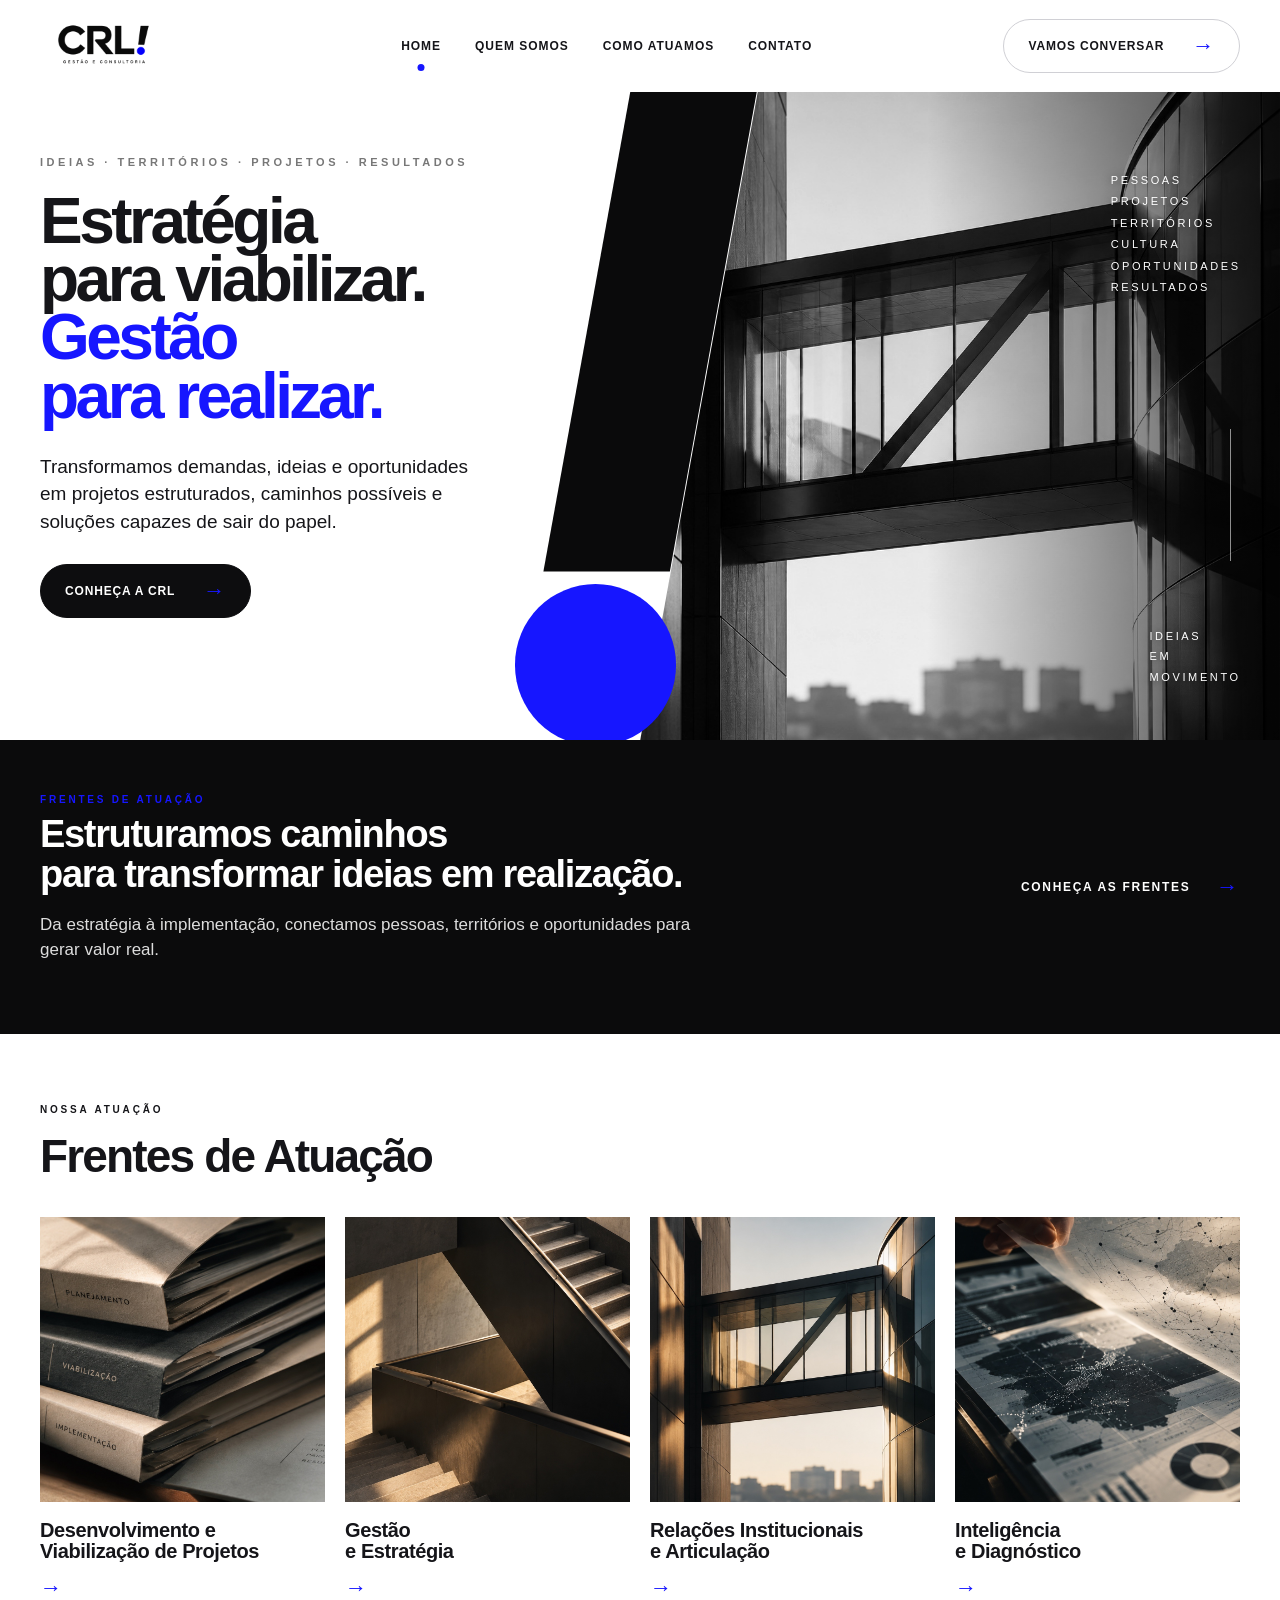
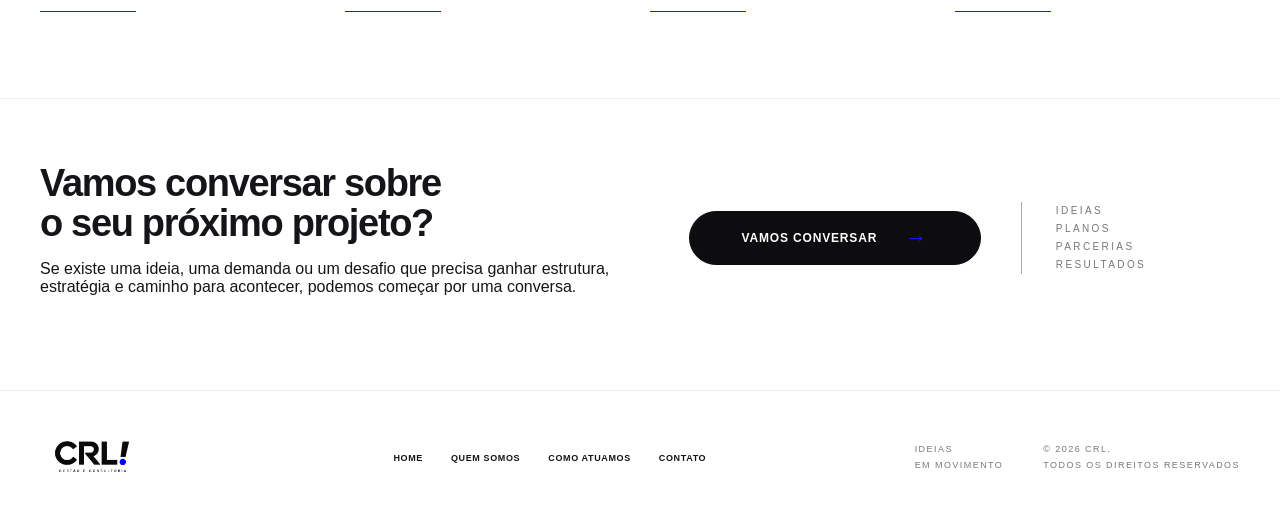
<file: index.html>
<!doctype html><html lang="pt-BR"><head><meta charset="utf-8"><meta name="viewport" content="width=device-width,initial-scale=1"><meta http-equiv="Cache-Control" content="no-cache, must-revalidate"><meta http-equiv="Pragma" content="no-cache"><title>CRL Gestão e Consultoria</title><meta name="description" content="CRL Gestão e Consultoria — estratégia para viabilizar, gestão para realizar."><link rel="icon" href="assets/favicon.svg" type="image/svg+xml"><link rel="icon" type="image/png" sizes="32x32" href="assets/favicon-32.png"><link rel="apple-touch-icon" href="assets/apple-touch-icon.png"><link rel="stylesheet" href="assets/css/styles.css"></head><body><header class="site-header"><div class="wrap header-inner"><a class="logo" href="index.html"><img src="assets/images/logo-crl.png" alt="CRL Gestão e Consultoria"></a><nav class="nav"><a data-nav href="index.html">Home</a><a data-nav href="quem-somos.html">Quem Somos</a><a data-nav href="como-atuamos.html">Como Atuamos</a><a data-nav href="contato.html">Contato</a></nav><a class="cta" href="contato.html">Vamos conversar <span class="arrow">→</span></a><button class="mobile-toggle" aria-label="Abrir menu">☰</button></div></header>
<main>
<section class="hero-home"><div class="hero-copy reveal"><div class="eyebrow">Ideias · territórios · projetos · resultados</div><h1>Estratégia<br>para viabilizar.<br><span class="blue">Gestão<br>para realizar.</span></h1><p class="lead">Transformamos demandas, ideias e oportunidades em projetos estruturados, caminhos possíveis e soluções capazes de sair do papel.</p><a class="cta dark" href="quem-somos.html">Conheça a CRL <span class="arrow">→</span></a></div><div class="hero-visual"><img src="assets/images/hero-home.jpg" alt="Arquitetura contemporânea"><div class="hero-words">Pessoas<br>Projetos<br>Territórios<br>Cultura<br>Oportunidades<br>Resultados</div><div class="hero-line"></div><div class="hero-motto">Ideias<br>em<br>movimento</div></div><div class="bang-bar"></div><div class="bang-dot"></div></section>
<section class="black-band reveal"><div class="wrap"><div><div class="section-kicker blue">Frentes de atuação</div><h2>Estruturamos caminhos<br>para transformar ideias em realização.</h2><p>Da estratégia à implementação, conectamos pessoas, territórios e oportunidades para gerar valor real.</p></div><a class="text-link" href="#frentes">Conheça as frentes <span class="arrow">→</span></a></div></section>
<section class="fronts" id="frentes"><div class="wrap"><div class="section-kicker reveal">Nossa atuação</div><h2 class="section-title reveal">Frentes de Atuação</h2><div class="front-grid">
<a class="front-card reveal" href="desenvolvimento-e-viabilizacao.html"><div class="photo"><img src="assets/images/eixo-projetos.jpg" alt="Desenvolvimento e Viabilização de Projetos"></div><h3>Desenvolvimento e Viabilização de Projetos</h3><span class="arrow">→</span><div class="rule"></div></a>
<a class="front-card reveal" href="gestao-e-estrategia.html"><div class="photo"><img src="assets/images/eixo-gestao.jpg" alt="Gestão e Estratégia"></div><h3>Gestão<br>e Estratégia</h3><span class="arrow">→</span><div class="rule"></div></a>
<a class="front-card reveal" href="relacoes-institucionais-e-articulacao.html"><div class="photo"><img src="assets/images/eixo-relacoes.jpg" alt="Relações Institucionais e Articulação"></div><h3>Relações Institucionais<br>e Articulação</h3><span class="arrow">→</span><div class="rule"></div></a>
<a class="front-card reveal" href="inteligencia-e-diagnostico.html"><div class="photo"><img src="assets/images/eixo-inteligencia.jpg" alt="Inteligência e Diagnóstico"></div><h3>Inteligência<br>e Diagnóstico</h3><span class="arrow">→</span><div class="rule"></div></a>
</div></div></section>
<section class="home-contact reveal"><div class="wrap"><div><h2>Vamos conversar sobre<br>o seu próximo projeto?</h2><p>Se existe uma ideia, uma demanda ou um desafio que precisa ganhar estrutura, estratégia e caminho para acontecer, podemos começar por uma conversa.</p></div><a class="cta dark" href="contato.html">Vamos conversar <span class="arrow">→</span></a><div class="mini-words">Ideias<br>Planos<br>Parcerias<br>Resultados</div></div></section>
</main><footer class="site-footer"><div class="wrap footer-inner"><a class="logo" href="index.html"><img src="assets/images/logo-crl.png" alt="CRL Gestão e Consultoria"></a><div class="footer-nav"><a href="index.html">Home</a><a href="quem-somos.html">Quem Somos</a><a href="como-atuamos.html">Como Atuamos</a><a href="contato.html">Contato</a></div><div class="footer-meta">Ideias<br>em movimento</div><div class="footer-meta">© 2026 CRL.<br>Todos os direitos reservados</div></div></footer><script src="assets/js/main.js"></script></body></html>
</file>
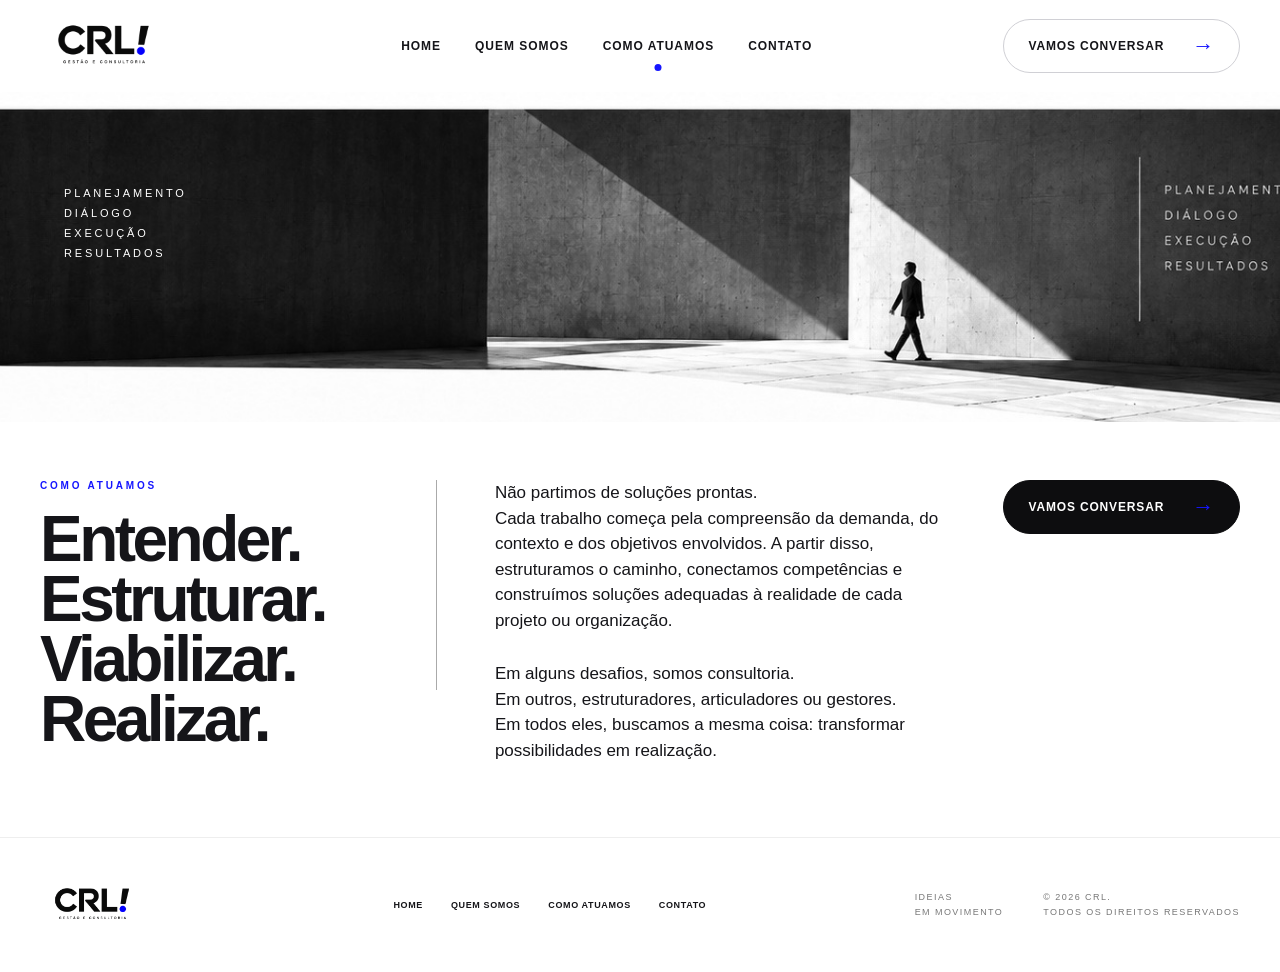
<file: como-atuamos.html>
<!doctype html><html lang="pt-BR"><head><meta charset="utf-8"><meta name="viewport" content="width=device-width,initial-scale=1"><meta http-equiv="Cache-Control" content="no-cache, must-revalidate"><meta http-equiv="Pragma" content="no-cache"><title>Como Atuamos — CRL</title><meta name="description" content="CRL Gestão e Consultoria — estratégia para viabilizar, gestão para realizar."><link rel="icon" href="assets/favicon.svg" type="image/svg+xml"><link rel="icon" type="image/png" sizes="32x32" href="assets/favicon-32.png"><link rel="apple-touch-icon" href="assets/apple-touch-icon.png"><link rel="stylesheet" href="assets/css/styles.css"></head><body><header class="site-header"><div class="wrap header-inner"><a class="logo" href="index.html"><img src="assets/images/logo-crl.png" alt="CRL Gestão e Consultoria"></a><nav class="nav"><a data-nav href="index.html">Home</a><a data-nav href="quem-somos.html">Quem Somos</a><a data-nav href="como-atuamos.html">Como Atuamos</a><a data-nav href="contato.html">Contato</a></nav><a class="cta" href="contato.html">Vamos conversar <span class="arrow">→</span></a><button class="mobile-toggle" aria-label="Abrir menu">☰</button></div></header><main class="how-page"><section class="hero-page grayscale"><img src="assets/images/hero-how.jpg" alt="Arquitetura e percurso"><div class="overlay-words">PLANEJAMENTO<br>DIÁLOGO<br>EXECUÇÃO<br>RESULTADOS</div></section><section class="page-intro"><div class="wrap how-grid"><div class="how-title reveal"><div class="section-kicker blue">Como atuamos</div><h1>Entender.<br>Estruturar.<br>Viabilizar.<br>Realizar.</h1></div><div class="divider-v"></div><div class="how-copy reveal"><p>Não partimos de soluções prontas.<br>Cada trabalho começa pela compreensão da demanda, do contexto e dos objetivos envolvidos. A partir disso, estruturamos o caminho, conectamos competências e construímos soluções adequadas à realidade de cada projeto ou organização.</p><p>Em alguns desafios, somos consultoria.<br>Em outros, estruturadores, articuladores ou gestores.<br>Em todos eles, buscamos a mesma coisa: transformar possibilidades em realização.</p></div><div class="reveal"><a class="cta dark" href="contato.html">Vamos conversar <span class="arrow">→</span></a></div></div></section></main><footer class="site-footer"><div class="wrap footer-inner"><a class="logo" href="index.html"><img src="assets/images/logo-crl.png" alt="CRL Gestão e Consultoria"></a><div class="footer-nav"><a href="index.html">Home</a><a href="quem-somos.html">Quem Somos</a><a href="como-atuamos.html">Como Atuamos</a><a href="contato.html">Contato</a></div><div class="footer-meta">Ideias<br>em movimento</div><div class="footer-meta">© 2026 CRL.<br>Todos os direitos reservados</div></div></footer><script src="assets/js/main.js"></script></body></html>
</file>
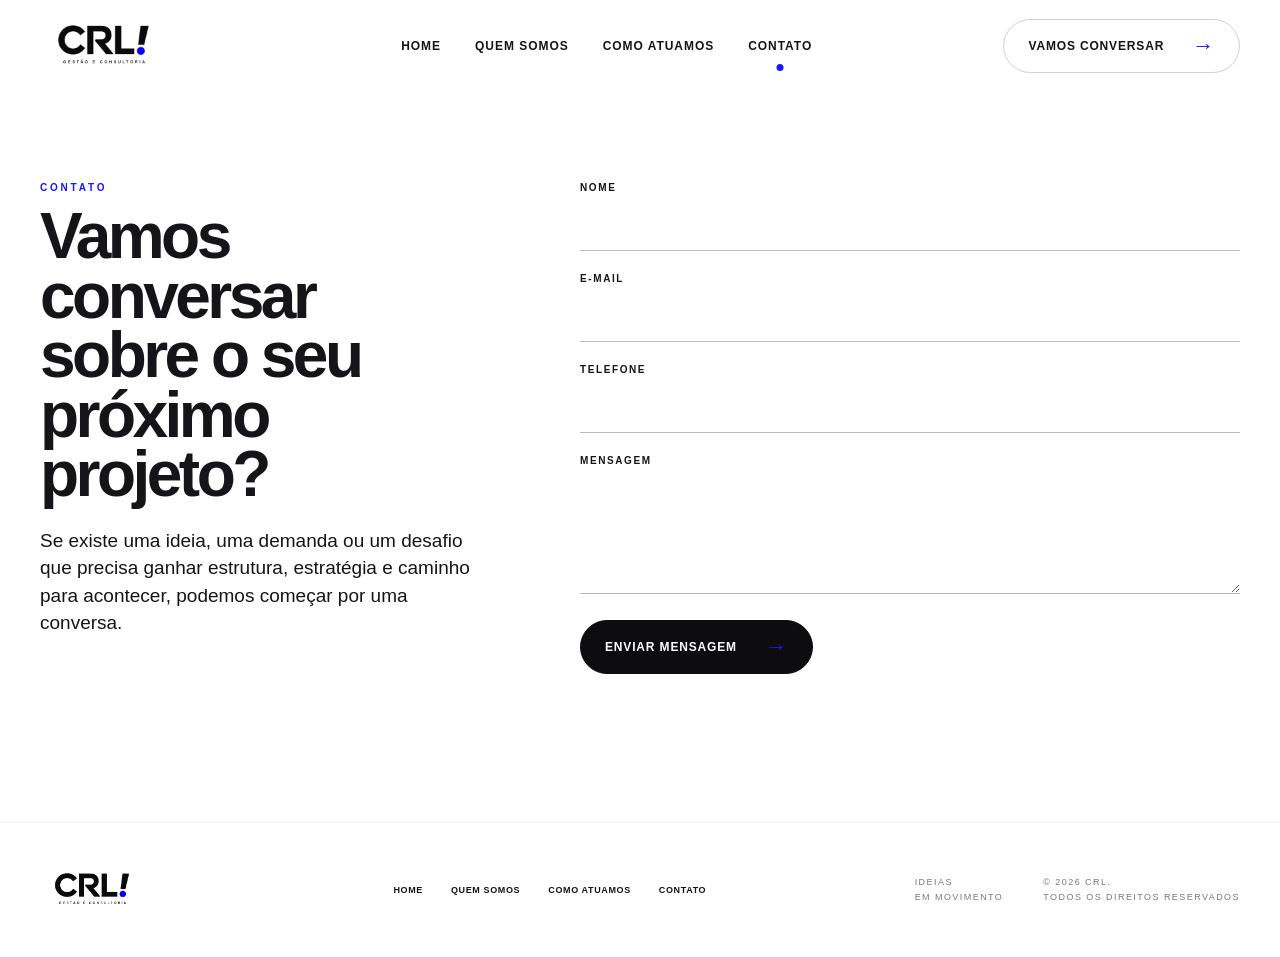
<file: contato.html>
<!doctype html><html lang="pt-BR"><head><meta charset="utf-8"><meta name="viewport" content="width=device-width,initial-scale=1"><meta http-equiv="Cache-Control" content="no-cache, must-revalidate"><meta http-equiv="Pragma" content="no-cache"><title>Contato — CRL</title><meta name="description" content="CRL Gestão e Consultoria — estratégia para viabilizar, gestão para realizar."><link rel="icon" href="assets/favicon.svg" type="image/svg+xml"><link rel="icon" type="image/png" sizes="32x32" href="assets/favicon-32.png"><link rel="apple-touch-icon" href="assets/apple-touch-icon.png"><link rel="stylesheet" href="assets/css/styles.css"></head><body><header class="site-header"><div class="wrap header-inner"><a class="logo" href="index.html"><img src="assets/images/logo-crl.png" alt="CRL Gestão e Consultoria"></a><nav class="nav"><a data-nav href="index.html">Home</a><a data-nav href="quem-somos.html">Quem Somos</a><a data-nav href="como-atuamos.html">Como Atuamos</a><a data-nav href="contato.html">Contato</a></nav><a class="cta" href="contato.html">Vamos conversar <span class="arrow">→</span></a><button class="mobile-toggle" aria-label="Abrir menu">☰</button></div></header><main class="contact-page"><div class="wrap contact-grid"><div class="reveal"><div class="section-kicker blue">Contato</div><h1>Vamos conversar sobre o seu próximo projeto?</h1><p class="lead">Se existe uma ideia, uma demanda ou um desafio que precisa ganhar estrutura, estratégia e caminho para acontecer, podemos começar por uma conversa.</p></div><form class="form reveal" id="contact-form" action="https://formspree.io/f/mnpqbdpv" method="POST"><div class="field"><label for="name">Nome</label><input id="name" name="name" required autocomplete="name"></div><div class="field"><label for="email">E-mail</label><input id="email" name="email" type="email" required autocomplete="email"></div><div class="field"><label for="phone">Telefone</label><input id="phone" name="phone" type="tel" autocomplete="tel"></div><div class="field"><label for="message">Mensagem</label><textarea id="message" name="message" required></textarea></div><input type="hidden" name="_subject" value="Novo contato pelo site da CRL"><div><button class="cta dark" type="submit">Enviar mensagem <span class="arrow">→</span></button></div><div class="form-status" aria-live="polite"></div></form></div></main><footer class="site-footer"><div class="wrap footer-inner"><a class="logo" href="index.html"><img src="assets/images/logo-crl.png" alt="CRL Gestão e Consultoria"></a><div class="footer-nav"><a href="index.html">Home</a><a href="quem-somos.html">Quem Somos</a><a href="como-atuamos.html">Como Atuamos</a><a href="contato.html">Contato</a></div><div class="footer-meta">Ideias<br>em movimento</div><div class="footer-meta">© 2026 CRL.<br>Todos os direitos reservados</div></div></footer><script src="assets/js/main.js"></script></body></html>
</file>
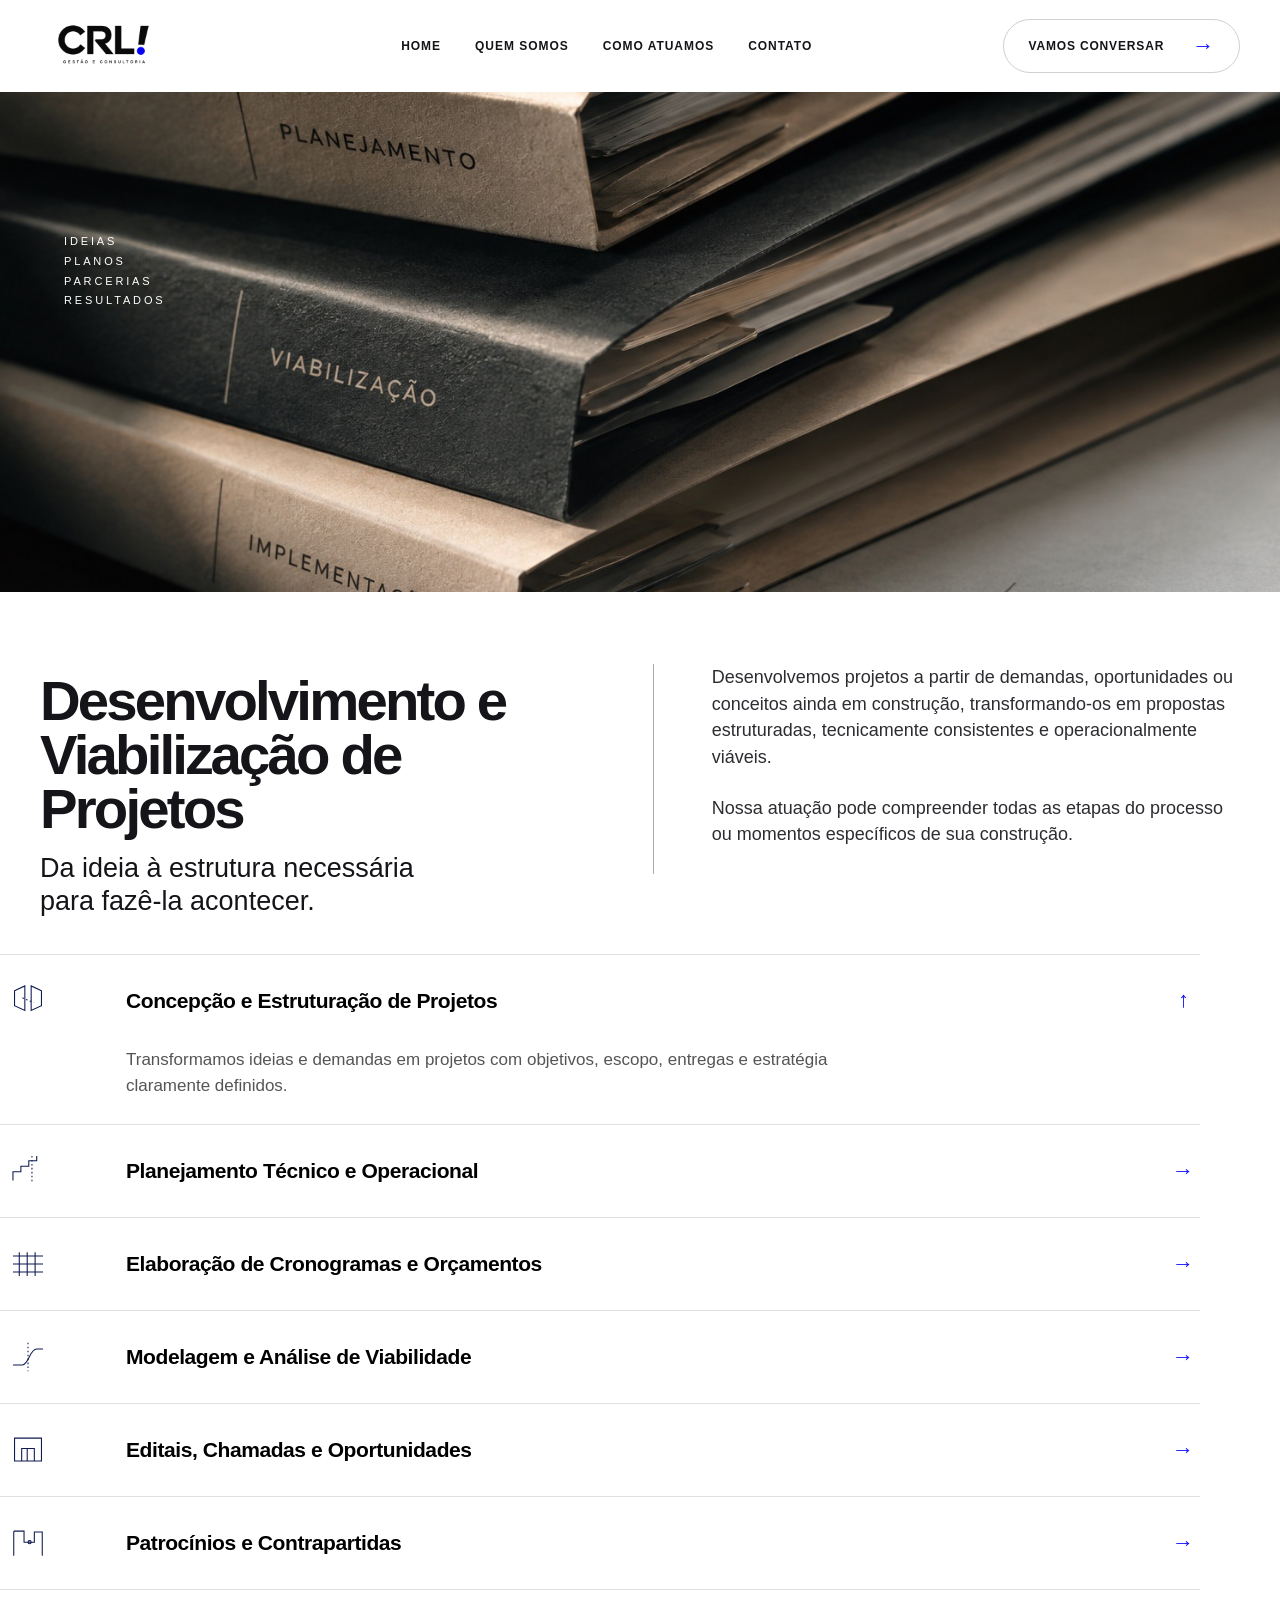
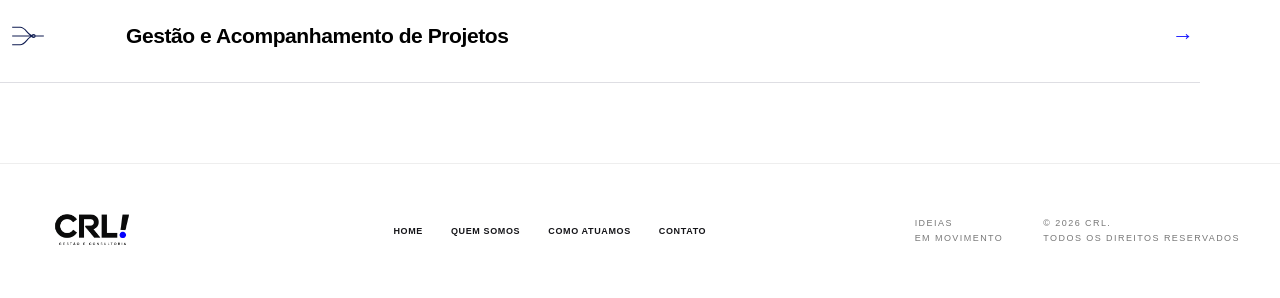
<file: desenvolvimento-e-viabilizacao.html>
<!doctype html><html lang="pt-BR"><head><meta charset="utf-8"><meta name="viewport" content="width=device-width,initial-scale=1"><meta http-equiv="Cache-Control" content="no-cache, must-revalidate"><meta http-equiv="Pragma" content="no-cache"><title>Desenvolvimento e<br>Viabilização de Projetos — CRL</title><meta name="description" content="CRL Gestão e Consultoria — estratégia para viabilizar, gestão para realizar."><link rel="icon" href="assets/favicon.svg" type="image/svg+xml"><link rel="icon" type="image/png" sizes="32x32" href="assets/favicon-32.png"><link rel="apple-touch-icon" href="assets/apple-touch-icon.png"><link rel="stylesheet" href="assets/css/styles.css"></head><body><header class="site-header"><div class="wrap header-inner"><a class="logo" href="index.html"><img src="assets/images/logo-crl.png" alt="CRL Gestão e Consultoria"></a><nav class="nav"><a data-nav href="index.html">Home</a><a data-nav href="quem-somos.html">Quem Somos</a><a data-nav href="como-atuamos.html">Como Atuamos</a><a data-nav href="contato.html">Contato</a></nav><a class="cta" href="contato.html">Vamos conversar <span class="arrow">→</span></a><button class="mobile-toggle" aria-label="Abrir menu">☰</button></div></header><main class="service-page"><section class="hero-page"><img src="assets/images/eixo-projetos.jpg" alt="Desenvolvimento e<br>Viabilização de Projetos"><div class="overlay-words">IDEIAS<br>PLANOS<br>PARCERIAS<br>RESULTADOS</div></section><section class="page-intro"><div class="wrap intro-grid"><div class="reveal"><h2>Desenvolvimento e<br>Viabilização de Projetos</h2><p class="subline">Da ideia à estrutura necessária<br>para fazê-la acontecer.</p></div><div class="divider-v"></div><div class="intro-copy reveal"><p>Desenvolvemos projetos a partir de demandas, oportunidades ou conceitos ainda em construção, transformando-os em propostas estruturadas, tecnicamente consistentes e operacionalmente viáveis.</p><p>Nossa atuação pode compreender todas as etapas do processo ou momentos específicos de sua construção.</p></div></div></section><section class="wrap accordion reveal"><div class="acc-item open"><button class="acc-button" aria-expanded="true"><span class="acc-icon"><svg viewBox="0 0 48 48"><path d="M7 11l13-6v31L7 30zM41 11l-13-6v31l13-6z"/><path d="M17 20l14 6" stroke-dasharray="2 3"/></svg></span><span class="acc-title">Concepção e Estruturação de Projetos</span><span class="acc-arrow">→</span></button><div class="acc-panel" style="max-height:180px"><div class="acc-panel-inner">Transformamos ideias e demandas em projetos com objetivos, escopo, entregas e estratégia claramente definidos.</div></div></div><div class="acc-item"><button class="acc-button" aria-expanded="false"><span class="acc-icon"><svg viewBox="0 0 48 48"><path d="M5 36V25h10V18h10v-7h10V5"/><path d="M29 5v34" stroke-dasharray="2 3"/></svg></span><span class="acc-title">Planejamento Técnico e Operacional</span><span class="acc-arrow">→</span></button><div class="acc-panel" ><div class="acc-panel-inner">Estruturamos etapas, responsabilidades, recursos, necessidades operacionais e condições para a implementação do projeto.</div></div></div><div class="acc-item"><button class="acc-button" aria-expanded="false"><span class="acc-icon"><svg viewBox="0 0 48 48"><path d="M5 14h38M5 24h38M5 34h38M13 9v30M23 9v30M33 9v30"/></svg></span><span class="acc-title">Elaboração de Cronogramas e Orçamentos</span><span class="acc-arrow">→</span></button><div class="acc-panel" ><div class="acc-panel-inner">Construímos cronogramas físicos e financeiros compatíveis com o escopo, os objetivos e a realidade de execução.</div></div></div><div class="acc-item"><button class="acc-button" aria-expanded="false"><span class="acc-icon"><svg viewBox="0 0 48 48"><path d="M5 34h12c8 0 9-20 18-20h8"/><path d="M24 6v36" stroke-dasharray="2 3"/></svg></span><span class="acc-title">Modelagem e Análise de Viabilidade</span><span class="acc-arrow">→</span></button><div class="acc-panel" ><div class="acc-panel-inner">Avaliamos possibilidades, formatos, recursos e caminhos para tornar projetos exequíveis e sustentáveis.</div></div></div><div class="acc-item"><button class="acc-button" aria-expanded="false"><span class="acc-icon"><svg viewBox="0 0 48 48"><path d="M7 9h34v29H7zM16 38V22h16v16M23 22v16"/></svg></span><span class="acc-title">Editais, Chamadas e Oportunidades</span><span class="acc-arrow">→</span></button><div class="acc-panel" ><div class="acc-panel-inner">Adequamos e estruturamos projetos para participação em editais, chamadas públicas, programas, mecanismos de financiamento e outras oportunidades.</div></div></div><div class="acc-item"><button class="acc-button" aria-expanded="false"><span class="acc-icon"><svg viewBox="0 0 48 48"><path d="M6 9v31M6 9h13v14h13V10h10v30M19 23h13"/><circle cx="26" cy="23" r="2"/></svg></span><span class="acc-title">Patrocínios e Contrapartidas</span><span class="acc-arrow">→</span></button><div class="acc-panel" ><div class="acc-panel-inner">Desenvolvemos estratégias, propostas, ativos e contrapartidas para ampliar o potencial de captação e relacionamento com parceiros.</div></div></div><div class="acc-item"><button class="acc-button" aria-expanded="false"><span class="acc-icon"><svg viewBox="0 0 48 48"><path d="M4 13h10c8 0 9 11 17 11h13M4 24h10c8 0 9 0 17 0M4 35h10c8 0 9-11 17-11"/><circle cx="31" cy="24" r="2"/></svg></span><span class="acc-title">Gestão e Acompanhamento de Projetos</span><span class="acc-arrow">→</span></button><div class="acc-panel" ><div class="acc-panel-inner">Apoiamos a implementação, o acompanhamento de cronogramas, entregas, orçamento, parceiros e demais etapas necessárias à realização.</div></div></div></section></main><footer class="site-footer"><div class="wrap footer-inner"><a class="logo" href="index.html"><img src="assets/images/logo-crl.png" alt="CRL Gestão e Consultoria"></a><div class="footer-nav"><a href="index.html">Home</a><a href="quem-somos.html">Quem Somos</a><a href="como-atuamos.html">Como Atuamos</a><a href="contato.html">Contato</a></div><div class="footer-meta">Ideias<br>em movimento</div><div class="footer-meta">© 2026 CRL.<br>Todos os direitos reservados</div></div></footer><script src="assets/js/main.js"></script></body></html>
</file>
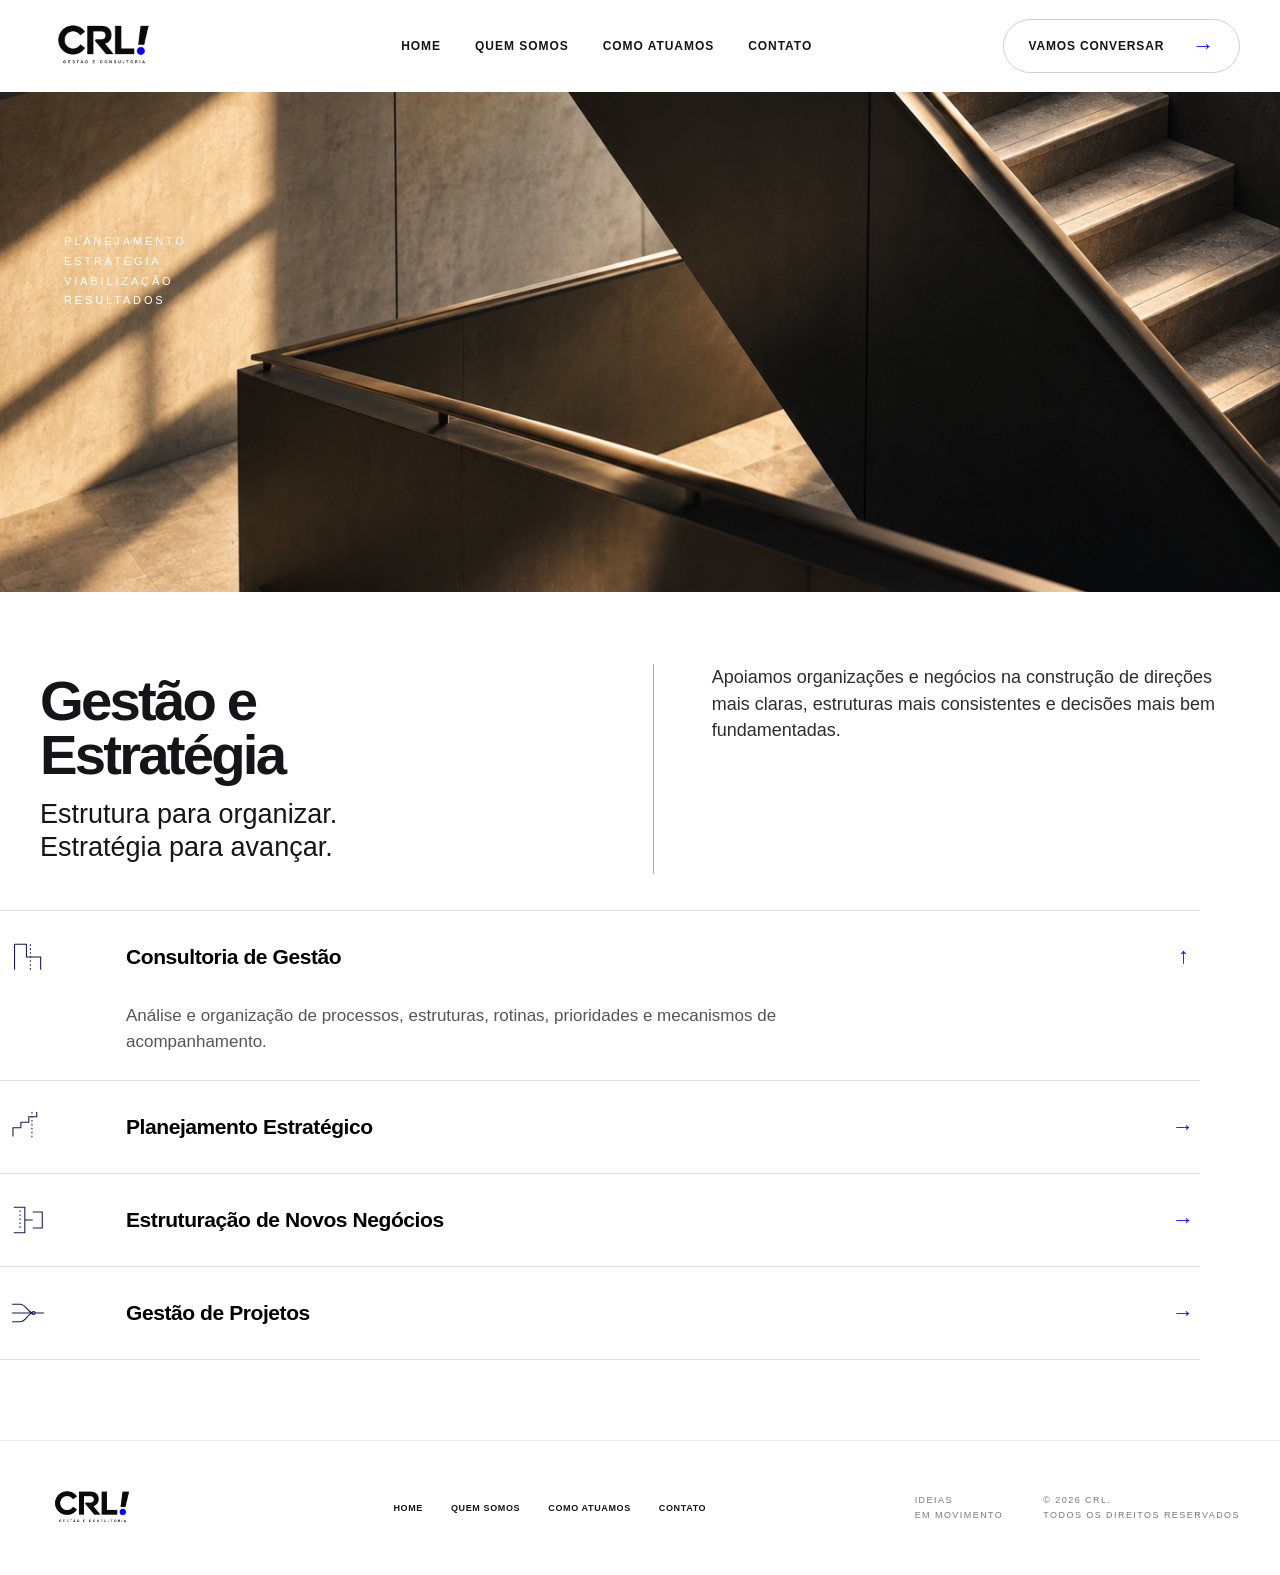
<file: gestao-e-estrategia.html>
<!doctype html><html lang="pt-BR"><head><meta charset="utf-8"><meta name="viewport" content="width=device-width,initial-scale=1"><meta http-equiv="Cache-Control" content="no-cache, must-revalidate"><meta http-equiv="Pragma" content="no-cache"><title>Gestão e<br>Estratégia — CRL</title><meta name="description" content="CRL Gestão e Consultoria — estratégia para viabilizar, gestão para realizar."><link rel="icon" href="assets/favicon.svg" type="image/svg+xml"><link rel="icon" type="image/png" sizes="32x32" href="assets/favicon-32.png"><link rel="apple-touch-icon" href="assets/apple-touch-icon.png"><link rel="stylesheet" href="assets/css/styles.css"></head><body><header class="site-header"><div class="wrap header-inner"><a class="logo" href="index.html"><img src="assets/images/logo-crl.png" alt="CRL Gestão e Consultoria"></a><nav class="nav"><a data-nav href="index.html">Home</a><a data-nav href="quem-somos.html">Quem Somos</a><a data-nav href="como-atuamos.html">Como Atuamos</a><a data-nav href="contato.html">Contato</a></nav><a class="cta" href="contato.html">Vamos conversar <span class="arrow">→</span></a><button class="mobile-toggle" aria-label="Abrir menu">☰</button></div></header><main class="service-page"><section class="hero-page"><img src="assets/images/eixo-gestao.jpg" alt="Gestão e<br>Estratégia"><div class="overlay-words">PLANEJAMENTO<br>ESTRATÉGIA<br>VIABILIZAÇÃO<br>RESULTADOS</div></section><section class="page-intro"><div class="wrap intro-grid"><div class="reveal"><h2>Gestão e<br>Estratégia</h2><p class="subline">Estrutura para organizar.<br>Estratégia para avançar.</p></div><div class="divider-v"></div><div class="intro-copy reveal"><p>Apoiamos organizações e negócios na construção de direções mais claras, estruturas mais consistentes e decisões mais bem fundamentadas.</p></div></div></section><section class="wrap accordion reveal"><div class="acc-item open"><button class="acc-button" aria-expanded="true"><span class="acc-icon"><svg viewBox="0 0 48 48"><path d="M7 8v32M7 8h15v16h18v16M22 24h18"/><path d="M27 8v32" stroke-dasharray="2 3"/></svg></span><span class="acc-title">Consultoria de Gestão</span><span class="acc-arrow">→</span></button><div class="acc-panel" style="max-height:180px"><div class="acc-panel-inner">Análise e organização de processos, estruturas, rotinas, prioridades e mecanismos de acompanhamento.</div></div></div><div class="acc-item"><button class="acc-button" aria-expanded="false"><span class="acc-icon"><svg viewBox="0 0 48 48"><path d="M5 36V25h10V18h10v-7h10V5"/><path d="M29 5v34" stroke-dasharray="2 3"/></svg></span><span class="acc-title">Planejamento Estratégico</span><span class="acc-arrow">→</span></button><div class="acc-panel" ><div class="acc-panel-inner">Construção de objetivos, prioridades, diretrizes e planos de ação conectados à realidade e às ambições da organização.</div></div></div><div class="acc-item"><button class="acc-button" aria-expanded="false"><span class="acc-icon"><svg viewBox="0 0 48 48"><path d="M6 8h14v32H6M20 24h10M30 14h12v20H30"/><path d="M14 12v24" stroke-dasharray="2 3"/></svg></span><span class="acc-title">Estruturação de Novos Negócios</span><span class="acc-arrow">→</span></button><div class="acc-panel" ><div class="acc-panel-inner">Apoio à transformação de ideias em operações estruturadas, considerando modelo, posicionamento, processos e viabilidade.</div></div></div><div class="acc-item"><button class="acc-button" aria-expanded="false"><span class="acc-icon"><svg viewBox="0 0 48 48"><path d="M4 13h10c8 0 9 11 17 11h13M4 24h10c8 0 9 0 17 0M4 35h10c8 0 9-11 17-11"/><circle cx="31" cy="24" r="2"/></svg></span><span class="acc-title">Gestão de Projetos</span><span class="acc-arrow">→</span></button><div class="acc-panel" ><div class="acc-panel-inner">Planejamento, organização e acompanhamento de projetos complexos, integrando escopo, equipes, prazos, recursos e entregas.</div></div></div></section></main><footer class="site-footer"><div class="wrap footer-inner"><a class="logo" href="index.html"><img src="assets/images/logo-crl.png" alt="CRL Gestão e Consultoria"></a><div class="footer-nav"><a href="index.html">Home</a><a href="quem-somos.html">Quem Somos</a><a href="como-atuamos.html">Como Atuamos</a><a href="contato.html">Contato</a></div><div class="footer-meta">Ideias<br>em movimento</div><div class="footer-meta">© 2026 CRL.<br>Todos os direitos reservados</div></div></footer><script src="assets/js/main.js"></script></body></html>
</file>
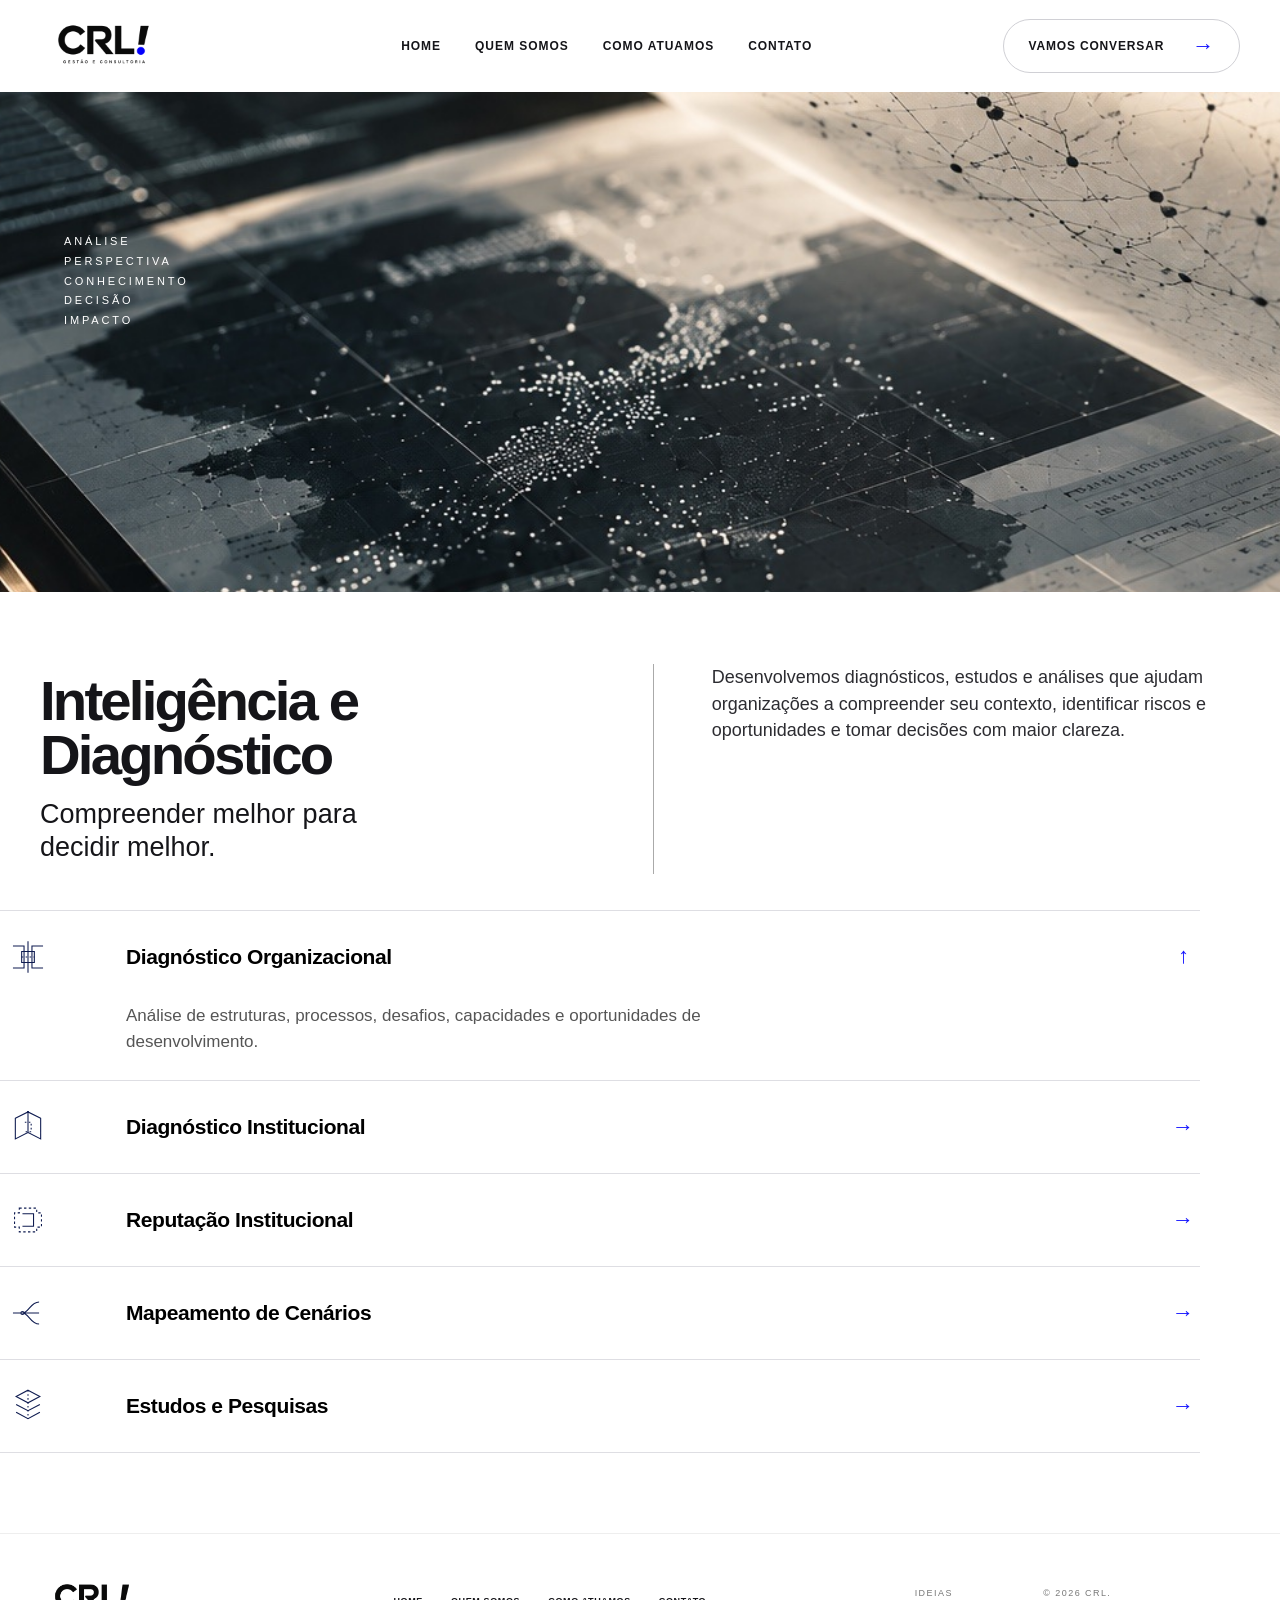
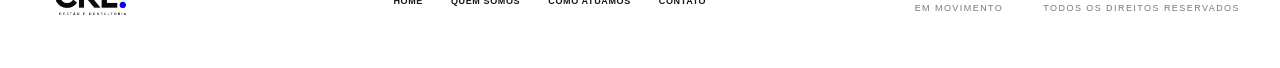
<file: inteligencia-e-diagnostico.html>
<!doctype html><html lang="pt-BR"><head><meta charset="utf-8"><meta name="viewport" content="width=device-width,initial-scale=1"><meta http-equiv="Cache-Control" content="no-cache, must-revalidate"><meta http-equiv="Pragma" content="no-cache"><title>Inteligência e<br>Diagnóstico — CRL</title><meta name="description" content="CRL Gestão e Consultoria — estratégia para viabilizar, gestão para realizar."><link rel="icon" href="assets/favicon.svg" type="image/svg+xml"><link rel="icon" type="image/png" sizes="32x32" href="assets/favicon-32.png"><link rel="apple-touch-icon" href="assets/apple-touch-icon.png"><link rel="stylesheet" href="assets/css/styles.css"></head><body><header class="site-header"><div class="wrap header-inner"><a class="logo" href="index.html"><img src="assets/images/logo-crl.png" alt="CRL Gestão e Consultoria"></a><nav class="nav"><a data-nav href="index.html">Home</a><a data-nav href="quem-somos.html">Quem Somos</a><a data-nav href="como-atuamos.html">Como Atuamos</a><a data-nav href="contato.html">Contato</a></nav><a class="cta" href="contato.html">Vamos conversar <span class="arrow">→</span></a><button class="mobile-toggle" aria-label="Abrir menu">☰</button></div></header><main class="service-page"><section class="hero-page"><img src="assets/images/eixo-inteligencia.jpg" alt="Inteligência e<br>Diagnóstico"><div class="overlay-words">ANÁLISE<br>PERSPECTIVA<br>CONHECIMENTO<br>DECISÃO<br>IMPACTO</div></section><section class="page-intro"><div class="wrap intro-grid"><div class="reveal"><h2>Inteligência e<br>Diagnóstico</h2><p class="subline">Compreender melhor para<br>decidir melhor.</p></div><div class="divider-v"></div><div class="intro-copy reveal"><p>Desenvolvemos diagnósticos, estudos e análises que ajudam organizações a compreender seu contexto, identificar riscos e oportunidades e tomar decisões com maior clareza.</p></div></div></section><section class="wrap accordion reveal"><div class="acc-item open"><button class="acc-button" aria-expanded="true"><span class="acc-icon"><svg viewBox="0 0 48 48"><path d="M5 10h14v28H5M43 10H29v28h14M16 17h16v14H16zM24 4v40"/><path d="M16 24h16" stroke-dasharray="2 3"/></svg></span><span class="acc-title">Diagnóstico Organizacional</span><span class="acc-arrow">→</span></button><div class="acc-panel" style="max-height:180px"><div class="acc-panel-inner">Análise de estruturas, processos, desafios, capacidades e oportunidades de desenvolvimento.</div></div></div><div class="acc-item"><button class="acc-button" aria-expanded="false"><span class="acc-icon"><svg viewBox="0 0 48 48"><path d="M8 13l16-8v26L8 39zM40 13l-16-8v26l16 8z"/><path d="M20 18h8v12h-8" stroke-dasharray="2 3"/></svg></span><span class="acc-title">Diagnóstico Institucional</span><span class="acc-arrow">→</span></button><div class="acc-panel" ><div class="acc-panel-inner">Leitura do ambiente no qual a organização está inserida, considerando contexto, relações, posicionamento e fatores estratégicos.</div></div></div><div class="acc-item"><button class="acc-button" aria-expanded="false"><span class="acc-icon"><svg viewBox="0 0 48 48"><path d="M13 9h22v6h6v18h-6v6H13v-6H7V15h6z" stroke-dasharray="3 3"/><path d="M17 16h14v16H17"/></svg></span><span class="acc-title">Reputação Institucional</span><span class="acc-arrow">→</span></button><div class="acc-panel" ><div class="acc-panel-inner">Análise de percepção, confiança, públicos estratégicos, ativos e vulnerabilidades capazes de impactar a organização.</div></div></div><div class="acc-item"><button class="acc-button" aria-expanded="false"><span class="acc-icon"><svg viewBox="0 0 48 48"><path d="M5 24h12c8 0 10-14 21-14M17 24h21M17 24c8 0 10 14 21 14"/><circle cx="17" cy="24" r="2"/></svg></span><span class="acc-title">Mapeamento de Cenários</span><span class="acc-arrow">→</span></button><div class="acc-panel" ><div class="acc-panel-inner">Identificação de tendências, atores, movimentos e fatores relevantes para uma organização, projeto ou decisão.</div></div></div><div class="acc-item"><button class="acc-button" aria-expanded="false"><span class="acc-icon"><svg viewBox="0 0 48 48"><path d="M24 4l15 8-15 8-15-8zM9 22l15 8 15-8M9 32l15 8 15-8"/><path d="M24 4v36" stroke-dasharray="2 3"/></svg></span><span class="acc-title">Estudos e Pesquisas</span><span class="acc-arrow">→</span></button><div class="acc-panel" ><div class="acc-panel-inner">Desenvolvimento de levantamentos, análises e estudos sob medida para responder a questões específicas e apoiar processos decisórios.</div></div></div></section></main><footer class="site-footer"><div class="wrap footer-inner"><a class="logo" href="index.html"><img src="assets/images/logo-crl.png" alt="CRL Gestão e Consultoria"></a><div class="footer-nav"><a href="index.html">Home</a><a href="quem-somos.html">Quem Somos</a><a href="como-atuamos.html">Como Atuamos</a><a href="contato.html">Contato</a></div><div class="footer-meta">Ideias<br>em movimento</div><div class="footer-meta">© 2026 CRL.<br>Todos os direitos reservados</div></div></footer><script src="assets/js/main.js"></script></body></html>
</file>
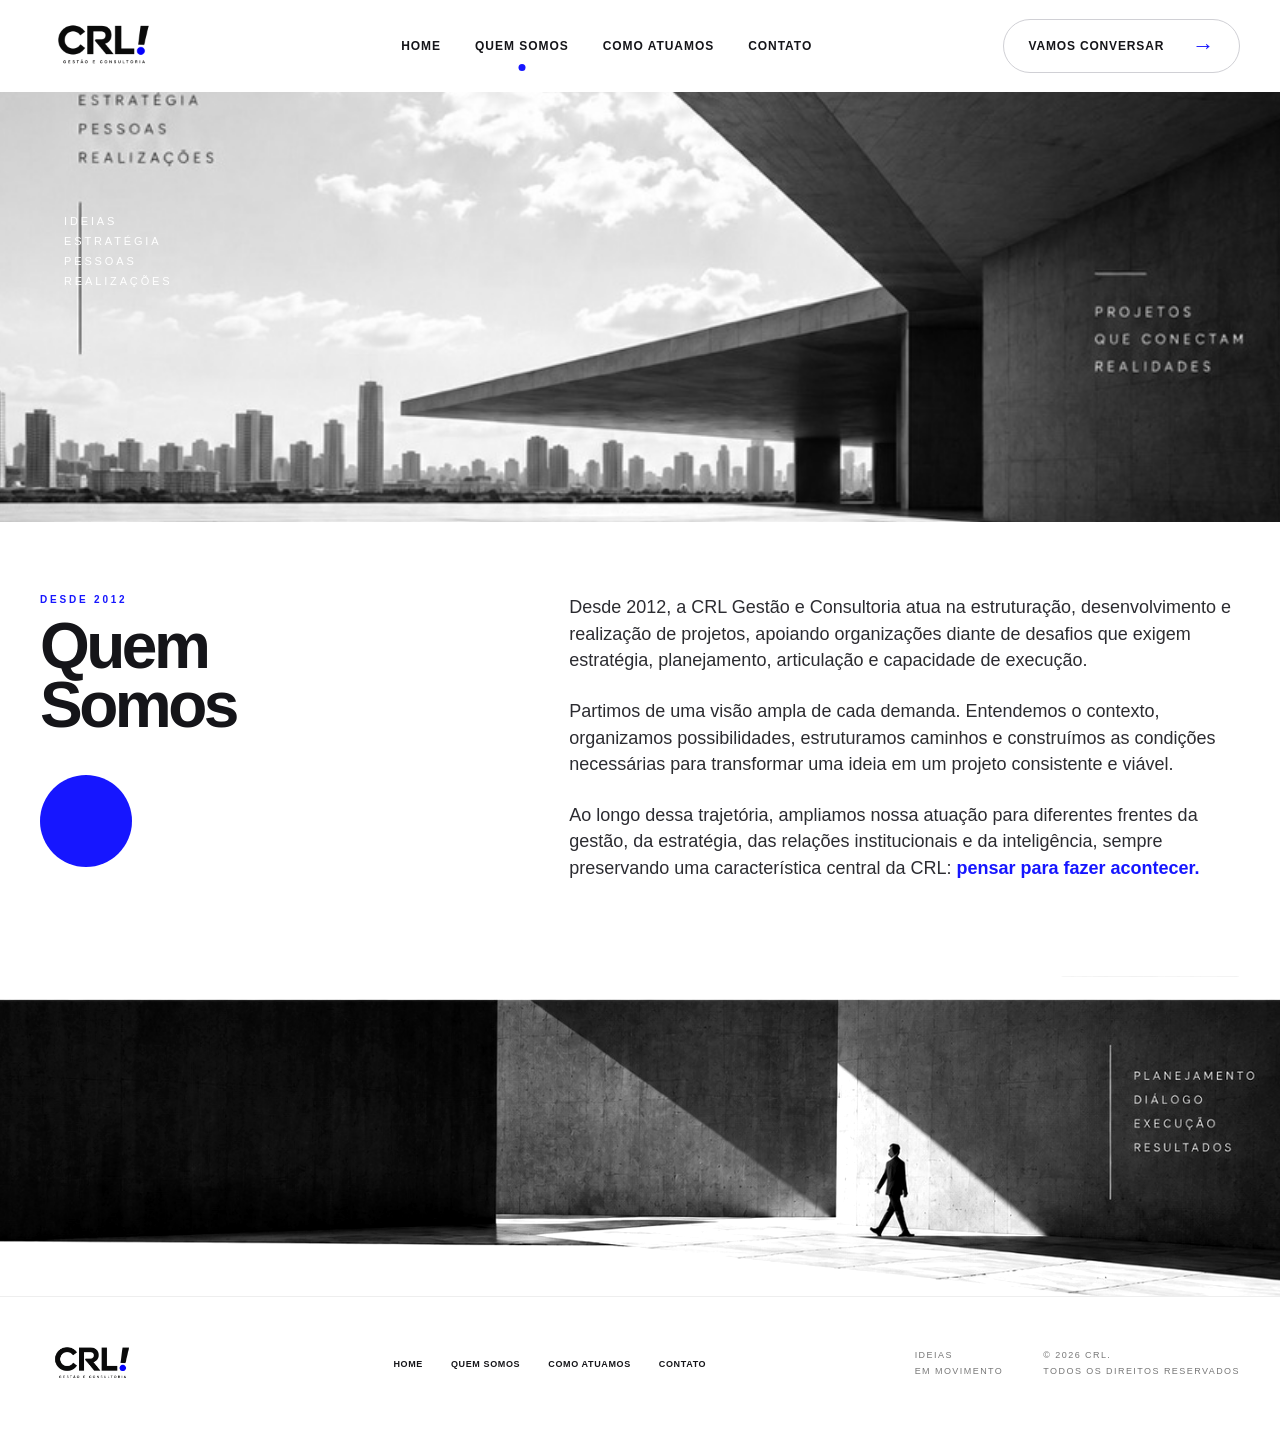
<file: quem-somos.html>
<!doctype html><html lang="pt-BR"><head><meta charset="utf-8"><meta name="viewport" content="width=device-width,initial-scale=1"><meta http-equiv="Cache-Control" content="no-cache, must-revalidate"><meta http-equiv="Pragma" content="no-cache"><title>Quem Somos — CRL</title><meta name="description" content="CRL Gestão e Consultoria — estratégia para viabilizar, gestão para realizar."><link rel="icon" href="assets/favicon.svg" type="image/svg+xml"><link rel="icon" type="image/png" sizes="32x32" href="assets/favicon-32.png"><link rel="apple-touch-icon" href="assets/apple-touch-icon.png"><link rel="stylesheet" href="assets/css/styles.css"></head><body><header class="site-header"><div class="wrap header-inner"><a class="logo" href="index.html"><img src="assets/images/logo-crl.png" alt="CRL Gestão e Consultoria"></a><nav class="nav"><a data-nav href="index.html">Home</a><a data-nav href="quem-somos.html">Quem Somos</a><a data-nav href="como-atuamos.html">Como Atuamos</a><a data-nav href="contato.html">Contato</a></nav><a class="cta" href="contato.html">Vamos conversar <span class="arrow">→</span></a><button class="mobile-toggle" aria-label="Abrir menu">☰</button></div></header><main class="about-page"><section class="hero-page grayscale"><img src="assets/images/hero-about.jpg" alt="Arquitetura e cidade"><div class="overlay-words">Ideias<br>Estratégia<br>Pessoas<br>Realizações</div></section><section class="page-intro"><div class="wrap intro-grid"><div class="about-title reveal"><div class="section-kicker blue">Desde 2012</div><h1>Quem<br>Somos</h1></div><div class="intro-copy reveal"><p>Desde 2012, a CRL Gestão e Consultoria atua na estruturação, desenvolvimento e realização de projetos, apoiando organizações diante de desafios que exigem estratégia, planejamento, articulação e capacidade de execução.</p><p>Partimos de uma visão ampla de cada demanda. Entendemos o contexto, organizamos possibilidades, estruturamos caminhos e construímos as condições necessárias para transformar uma ideia em um projeto consistente e viável.</p><p>Ao longo dessa trajetória, ampliamos nossa atuação para diferentes frentes da gestão, da estratégia, das relações institucionais e da inteligência, sempre preservando uma característica central da CRL: <strong>pensar para fazer acontecer.</strong></p></div></div></section><section class="about-bottom"><img src="assets/images/hero-how.jpg" alt="Arquitetura contemporânea"></section></main><footer class="site-footer"><div class="wrap footer-inner"><a class="logo" href="index.html"><img src="assets/images/logo-crl.png" alt="CRL Gestão e Consultoria"></a><div class="footer-nav"><a href="index.html">Home</a><a href="quem-somos.html">Quem Somos</a><a href="como-atuamos.html">Como Atuamos</a><a href="contato.html">Contato</a></div><div class="footer-meta">Ideias<br>em movimento</div><div class="footer-meta">© 2026 CRL.<br>Todos os direitos reservados</div></div></footer><script src="assets/js/main.js"></script></body></html>
</file>
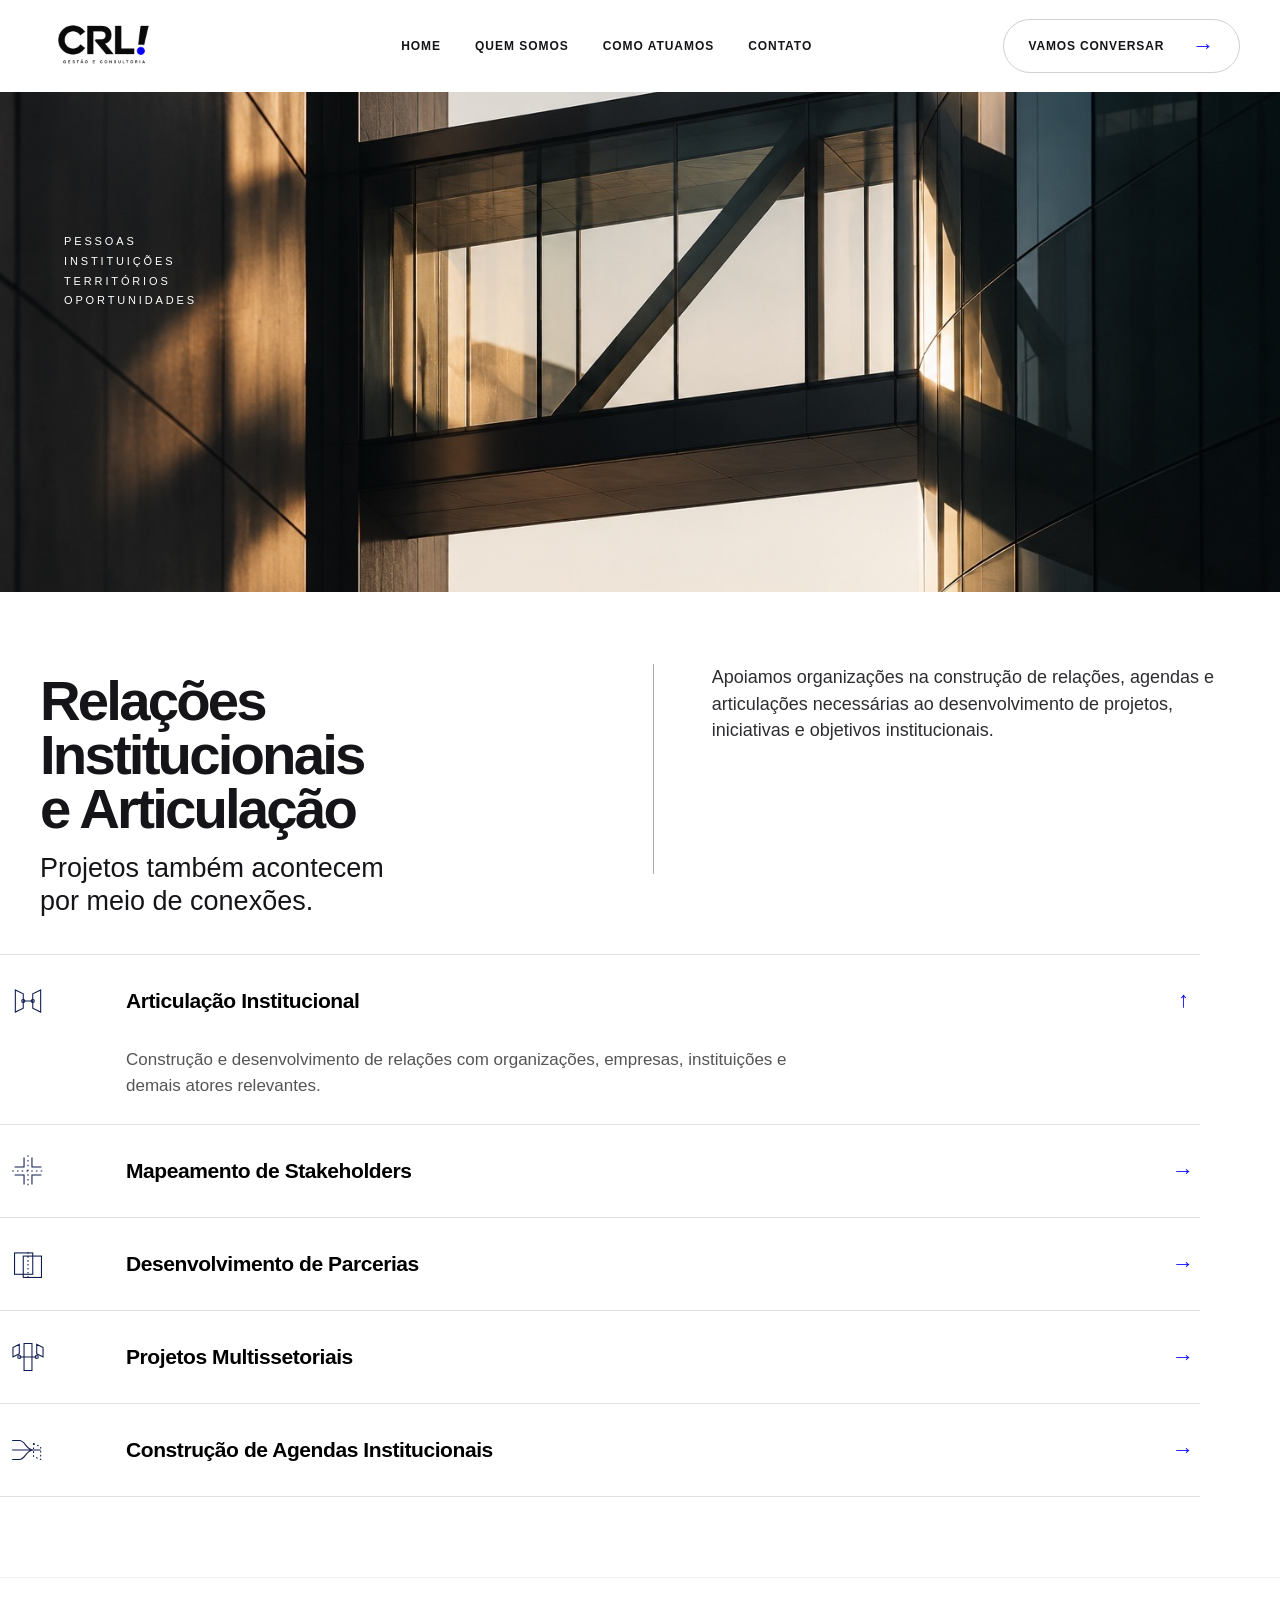
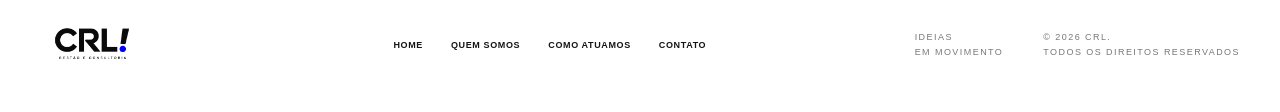
<file: relacoes-institucionais-e-articulacao.html>
<!doctype html><html lang="pt-BR"><head><meta charset="utf-8"><meta name="viewport" content="width=device-width,initial-scale=1"><meta http-equiv="Cache-Control" content="no-cache, must-revalidate"><meta http-equiv="Pragma" content="no-cache"><title>Relações Institucionais<br>e Articulação — CRL</title><meta name="description" content="CRL Gestão e Consultoria — estratégia para viabilizar, gestão para realizar."><link rel="icon" href="assets/favicon.svg" type="image/svg+xml"><link rel="icon" type="image/png" sizes="32x32" href="assets/favicon-32.png"><link rel="apple-touch-icon" href="assets/apple-touch-icon.png"><link rel="stylesheet" href="assets/css/styles.css"></head><body><header class="site-header"><div class="wrap header-inner"><a class="logo" href="index.html"><img src="assets/images/logo-crl.png" alt="CRL Gestão e Consultoria"></a><nav class="nav"><a data-nav href="index.html">Home</a><a data-nav href="quem-somos.html">Quem Somos</a><a data-nav href="como-atuamos.html">Como Atuamos</a><a data-nav href="contato.html">Contato</a></nav><a class="cta" href="contato.html">Vamos conversar <span class="arrow">→</span></a><button class="mobile-toggle" aria-label="Abrir menu">☰</button></div></header><main class="service-page"><section class="hero-page"><img src="assets/images/eixo-relacoes.jpg" alt="Relações Institucionais<br>e Articulação"><div class="overlay-words">PESSOAS<br>INSTITUIÇÕES<br>TERRITÓRIOS<br>OPORTUNIDADES</div></section><section class="page-intro"><div class="wrap intro-grid"><div class="reveal"><h2>Relações Institucionais<br>e Articulação</h2><p class="subline">Projetos também acontecem<br>por meio de conexões.</p></div><div class="divider-v"></div><div class="intro-copy reveal"><p>Apoiamos organizações na construção de relações, agendas e articulações necessárias ao desenvolvimento de projetos, iniciativas e objetivos institucionais.</p></div></div></section><section class="wrap accordion reveal"><div class="acc-item open"><button class="acc-button" aria-expanded="true"><span class="acc-icon"><svg viewBox="0 0 48 48"><path d="M8 10l10 5v18l-10 5zM40 10l-10 5v18l10 5zM18 24h12"/><circle cx="18" cy="24" r="2"/><circle cx="30" cy="24" r="2"/></svg></span><span class="acc-title">Articulação Institucional</span><span class="acc-arrow">→</span></button><div class="acc-panel" style="max-height:180px"><div class="acc-panel-inner">Construção e desenvolvimento de relações com organizações, empresas, instituições e demais atores relevantes.</div></div></div><div class="acc-item"><button class="acc-button" aria-expanded="false"><span class="acc-icon"><svg viewBox="0 0 48 48"><path d="M19 7v12H7M29 7v12h12M19 41V29H7M29 41V29h12"/><path d="M24 4v40M4 24h40" stroke-dasharray="2 4"/></svg></span><span class="acc-title">Mapeamento de Stakeholders</span><span class="acc-arrow">→</span></button><div class="acc-panel" ><div class="acc-panel-inner">Identificação e análise dos públicos, agentes e organizações capazes de influenciar, apoiar ou impactar uma iniciativa.</div></div></div><div class="acc-item"><button class="acc-button" aria-expanded="false"><span class="acc-icon"><svg viewBox="0 0 48 48"><rect x="7" y="10" width="23" height="27"/><rect x="18" y="14" width="23" height="27"/><path d="M24 9v33" stroke-dasharray="2 3"/></svg></span><span class="acc-title">Desenvolvimento de Parcerias</span><span class="acc-arrow">→</span></button><div class="acc-panel" ><div class="acc-panel-inner">Estruturação de oportunidades de cooperação e construção de relações entre diferentes organizações.</div></div></div><div class="acc-item"><button class="acc-button" aria-expanded="false"><span class="acc-icon"><svg viewBox="0 0 48 48"><path d="M5 12l8-4v12l-8 4zM43 12l-8-4v12l8 4zM19 7h10v34H19zM13 24h22"/><circle cx="13" cy="24" r="2"/><circle cx="35" cy="24" r="2"/></svg></span><span class="acc-title">Projetos Multissetoriais</span><span class="acc-arrow">→</span></button><div class="acc-panel" ><div class="acc-panel-inner">Apoio a iniciativas que envolvam empresas, organizações sociais, instituições públicas e outros agentes em torno de objetivos comuns.</div></div></div><div class="acc-item"><button class="acc-button" aria-expanded="false"><span class="acc-icon"><svg viewBox="0 0 48 48"><path d="M4 12h9c8 0 8 12 18 12h9M4 24h9c8 0 8 0 18 0M4 36h9c8 0 8-12 18-12"/><path d="M31 16l9 4v16l-9-4z" stroke-dasharray="2 3"/></svg></span><span class="acc-title">Construção de Agendas Institucionais</span><span class="acc-arrow">→</span></button><div class="acc-panel" ><div class="acc-panel-inner">Organização de pautas, prioridades e estratégias de relacionamento para fortalecer objetivos e projetos institucionais.</div></div></div></section></main><footer class="site-footer"><div class="wrap footer-inner"><a class="logo" href="index.html"><img src="assets/images/logo-crl.png" alt="CRL Gestão e Consultoria"></a><div class="footer-nav"><a href="index.html">Home</a><a href="quem-somos.html">Quem Somos</a><a href="como-atuamos.html">Como Atuamos</a><a href="contato.html">Contato</a></div><div class="footer-meta">Ideias<br>em movimento</div><div class="footer-meta">© 2026 CRL.<br>Todos os direitos reservados</div></div></footer><script src="assets/js/main.js"></script></body></html>
</file>
<file: assets/css/styles.css>
:root{
  --blue:#1616ff; --black:#0a0a0b; --ink:#151519; --muted:#67676e; --line:#dedee3; --paper:#fff;
  --max:1280px; --ease:cubic-bezier(.2,.75,.2,1);
}
*{box-sizing:border-box}html{scroll-behavior:smooth}body{margin:0;background:#fff;color:var(--ink);font-family:Inter,Arial,Helvetica,sans-serif;-webkit-font-smoothing:antialiased}a{color:inherit;text-decoration:none}button,input,textarea{font:inherit}img{max-width:100%;display:block}.wrap{width:min(calc(100% - 80px),var(--max));margin:auto}.site-header{height:92px;background:#fff;display:flex;align-items:center;position:relative;z-index:20}.header-inner{display:grid;grid-template-columns:170px 1fr auto;align-items:center;gap:28px}.logo img{width:128px;height:auto}.nav{display:flex;justify-content:center;gap:34px;font-size:12px;font-weight:700;letter-spacing:.08em;text-transform:uppercase}.nav a{position:relative;padding:12px 0}.nav a.active:after,.nav a:hover:after{content:"";position:absolute;width:7px;height:7px;border-radius:50%;background:var(--blue);left:50%;bottom:0;transform:translate(-50%,6px);transition:.25s}.cta{display:inline-flex;align-items:center;justify-content:center;gap:28px;border:1px solid #d0d0d5;border-radius:999px;padding:15px 24px;font-weight:800;font-size:12px;letter-spacing:.07em;text-transform:uppercase;white-space:nowrap}.cta .arrow,.text-link .arrow,.acc-arrow{color:var(--blue);font-size:22px;line-height:1;transition:transform .3s var(--ease)}.cta:hover .arrow,.text-link:hover .arrow{transform:translateX(5px)}.cta.dark{background:#0d0d0f;color:#fff;border-color:#0d0d0f}.mobile-toggle{display:none;border:0;background:none;font-size:28px}.hero-home{min-height:clamp(600px,72vh,720px);display:grid;grid-template-columns:49% 51%;position:relative;overflow:hidden;background:#fff}.hero-copy{padding:64px 40px 80px max(40px,calc((100vw - var(--max))/2));position:relative;z-index:6}.eyebrow{font-size:11px;letter-spacing:.32em;text-transform:uppercase;color:#777;font-weight:600;margin-bottom:24px}.hero-home h1{font-size:clamp(54px,5vw,76px);line-height:.91;letter-spacing:-.055em;margin:0 0 28px;font-weight:800}.blue{color:var(--blue)}.lead{font-size:19px;line-height:1.45;max-width:560px;margin:0 0 28px}.hero-home .lead{max-width:430px}.hero-visual{position:relative}.hero-visual img{width:100%;height:100%;object-fit:cover;object-position:58% 50%;filter:grayscale(1) contrast(1.05);clip-path:polygon(20% 0,100% 0,100% 100%,2% 100%)}.hero-visual:after{content:"";position:absolute;inset:0;background:linear-gradient(90deg,transparent 46%,rgba(0,0,0,.45) 78%,rgba(0,0,0,.72));z-index:2;clip-path:polygon(20% 0,100% 0,100% 100%,2% 100%)}.bang-bar{position:absolute;top:0;left:36%;width:26%;height:74%;background:#0a0a0b;clip-path:polygon(50.92% 0,88.92% 0,62.82% 100%,24.82% 100%);z-index:3}.bang-dot{position:absolute;left:calc(46.5% - min(6.3vw,11vh,92px));top:76%;width:min(12.6vw,22vh,184px);height:min(12.6vw,22vh,184px);border-radius:50%;background:var(--blue);z-index:5;transition:transform .5s var(--ease),box-shadow .5s}.hero-home:hover .bang-dot{transform:translateY(-10px);box-shadow:0 20px 48px rgba(22,22,255,.26)}.hero-words{position:absolute;right:6%;top:12%;z-index:4;color:#fff;font-size:11px;line-height:1.95;letter-spacing:.24em;text-transform:uppercase;text-shadow:0 1px 8px rgba(0,0,0,.55)}.hero-line{position:absolute;right:7.5%;top:52%;width:1px;height:132px;background:rgba(255,255,255,.55);z-index:4}.hero-motto{position:absolute;right:6%;bottom:8%;z-index:4;color:#fff;font-size:11px;line-height:1.9;letter-spacing:.24em;text-transform:uppercase;text-shadow:0 1px 8px rgba(0,0,0,.55)}.black-band{background:#0b0b0c;color:white;padding:54px 0}.black-band .wrap{display:grid;grid-template-columns:1.4fr .7fr;gap:80px;align-items:center}.black-band h2{font-size:38px;line-height:1.05;letter-spacing:-.035em;margin:10px 0 14px}.black-band p{font-size:17px;line-height:1.5;color:#ddd;max-width:690px}.text-link{display:flex;align-items:center;gap:26px;justify-content:flex-end;font-size:12px;font-weight:800;letter-spacing:.14em;text-transform:uppercase}.fronts{padding:70px 0 86px}.section-kicker{font-size:10px;letter-spacing:.28em;text-transform:uppercase;font-weight:800}.section-title{font-size:46px;letter-spacing:-.04em;margin:14px 0 34px}.front-grid{display:grid;grid-template-columns:repeat(4,1fr);gap:20px}.front-card .photo{aspect-ratio:1/1;overflow:hidden;background:#eee}.front-card img{width:100%;height:100%;object-fit:cover;transition:transform .55s var(--ease),filter .55s}.front-card:hover img{transform:scale(1.035);filter:contrast(1.04)}.front-card h3{font-size:20px;line-height:1.08;letter-spacing:-.02em;margin:18px 0 12px}.front-card .rule{width:96px;height:1px;background:var(--blue);margin-top:10px}.front-card .arrow{color:var(--blue);font-size:22px;display:inline-block;transition:transform .3s}.front-card:hover .arrow{transform:translateX(6px)}.home-contact{padding:65px 0 78px;border-top:1px solid #eee}.home-contact .wrap{display:grid;grid-template-columns:1.25fr .6fr .45fr;gap:40px;align-items:center}.home-contact h2{font-size:38px;line-height:1.05;letter-spacing:-.035em;margin:0 0 12px}.mini-words{font-size:10px;line-height:1.8;letter-spacing:.24em;text-transform:uppercase;color:#777;border-left:1px solid #aaa;padding-left:34px}.site-footer{border-top:1px solid #eee;padding:32px 0}.footer-inner{display:grid;grid-template-columns:145px 1fr auto auto;align-items:center;gap:40px}.footer-inner .logo img{width:105px}.footer-nav{display:flex;gap:28px;justify-content:center;font-size:9px;font-weight:800;letter-spacing:.07em;text-transform:uppercase}.footer-meta{font-size:9px;line-height:1.7;letter-spacing:.16em;text-transform:uppercase;color:#777}.hero-page{height:430px;position:relative;overflow:hidden;background:#111}.hero-page img{width:100%;height:100%;object-fit:cover;transition:transform .1s linear}.hero-page.grayscale img{filter:grayscale(1)}.hero-page .overlay-words{position:absolute;left:5%;top:28%;font-size:11px;line-height:1.8;letter-spacing:.26em;text-transform:uppercase;color:#fff}.page-intro{padding:72px 0 46px}.intro-grid{display:grid;grid-template-columns:1.05fr 1px 1fr;gap:58px;align-items:start}.divider-v{background:#aaa;min-height:210px}.page-intro h1{font-size:clamp(46px,5vw,68px);line-height:.92;letter-spacing:-.055em;margin:12px 0 20px}.page-intro h2{font-size:clamp(38px,4.4vw,60px);line-height:.96;letter-spacing:-.05em;margin:10px 0 16px}.subline{font-size:27px;line-height:1.22;margin:0;max-width:600px}.intro-copy{font-size:18px;line-height:1.48;color:#2c2c31}.intro-copy p{margin:0 0 24px}.about-page .page-intro{padding-bottom:70px}.about-page .intro-grid{grid-template-columns:.8fr 1.25fr;gap:100px}.about-page .about-title{position:relative}.about-page .about-title:after{content:"";position:absolute;width:92px;height:92px;border-radius:50%;background:var(--blue);left:0;bottom:-112px}.about-page .intro-copy strong{color:var(--blue)}.about-bottom{height:320px;overflow:hidden;background:#111}.about-bottom img{width:100%;height:100%;object-fit:cover;filter:grayscale(1) contrast(1.12)}.service-page .hero-page{height:500px}.service-page .hero-page img{filter:none}.service-page .page-intro{padding-bottom:18px}.accordion{border-top:1px solid var(--line);margin:18px 0 80px}.acc-item{border-bottom:1px solid var(--line)}.acc-button{width:100%;display:grid;grid-template-columns:90px 1fr auto;align-items:center;gap:30px;background:none;border:0;text-align:left;padding:24px 6px;cursor:pointer}.acc-icon{width:44px;height:44px;display:grid;place-items:center}.acc-icon svg{width:38px;height:38px;stroke:#0e1b50;stroke-width:1.35;fill:none}.acc-title{font-size:21px;font-weight:800;letter-spacing:-.02em}.acc-panel{max-height:0;overflow:hidden;transition:max-height .45s var(--ease)}.acc-panel-inner{padding:0 90px 26px 126px;color:#555;font-size:17px;line-height:1.5;max-width:920px}.acc-item.open .acc-arrow{transform:rotate(-90deg)}.how-page .hero-page{height:330px}.how-page .page-intro{padding-top:58px}.how-grid{display:grid;grid-template-columns:.9fr 1px 1.2fr .55fr;gap:58px;align-items:start}.how-title h1{font-size:clamp(46px,5vw,68px);line-height:.94;letter-spacing:-.055em;margin:18px 0 0;font-weight:800}.how-copy{font-size:17px;line-height:1.5}.how-copy p{margin:0 0 28px}.contact-page{min-height:calc(100vh - 170px);padding:90px 0}.contact-grid{display:grid;grid-template-columns:.8fr 1.2fr;gap:100px}.contact-page h1{font-size:clamp(48px,5vw,72px);line-height:.93;letter-spacing:-.055em;margin:14px 0 22px}.form{display:grid;gap:22px}.field label{display:block;font-size:10px;letter-spacing:.16em;text-transform:uppercase;font-weight:800;margin-bottom:8px}.field input,.field textarea{width:100%;border:0;border-bottom:1px solid #bbb;padding:14px 0;background:transparent;outline:none;font-size:18px}.field textarea{min-height:120px;resize:vertical}.form-status{font-size:14px;min-height:22px}.reveal{opacity:0;transform:translateY(18px);transition:opacity .65s var(--ease),transform .65s var(--ease)}.reveal.visible{opacity:1;transform:none}
@media (prefers-reduced-motion:reduce){*{scroll-behavior:auto!important;animation:none!important;transition:none!important}.reveal{opacity:1;transform:none}}
@media(max-width:900px){.wrap{width:min(calc(100% - 38px),var(--max))}.site-header{height:78px}.header-inner{grid-template-columns:1fr auto}.nav{display:none;position:absolute;top:78px;left:0;right:0;background:#fff;flex-direction:column;padding:28px 24px;box-shadow:0 14px 30px rgba(0,0,0,.08)}.nav.open{display:flex}.header-inner>.cta{display:none}.mobile-toggle{display:block}.hero-home{grid-template-columns:1fr;min-height:auto}.hero-copy{padding:58px 24px}.hero-home .lead{max-width:none}.hero-home h1{font-size:52px}.hero-visual{height:480px}.hero-visual img,.hero-visual:after{clip-path:polygon(15% 0,100% 0,100% 100%,0 100%)}.bang-bar{top:auto;bottom:96px;left:0;width:34%;height:230px;transform:none;clip-path:polygon(33% 0,67% 0,46% 100%,12% 100%)}.bang-dot{left:-6%;right:auto;top:auto;bottom:14px;width:124px;height:124px}.hero-line{display:none}.hero-motto{right:6%;bottom:6%}.black-band .wrap,.home-contact .wrap{grid-template-columns:1fr;gap:25px}.text-link{justify-content:flex-start}.front-grid{grid-template-columns:1fr 1fr}.footer-inner{grid-template-columns:1fr 1fr}.footer-nav{display:none}.intro-grid,.about-page .intro-grid,.how-grid,.contact-grid{grid-template-columns:1fr;gap:28px}.about-page .about-title:after{display:none}.divider-v{height:1px;min-height:1px}.acc-button{grid-template-columns:52px 1fr auto;gap:14px}.acc-panel-inner{padding-left:66px}.hero-page{height:320px}.how-page .hero-page{height:280px}}
@media(max-width:560px){.front-grid{grid-template-columns:1fr}.hero-home h1{font-size:46px}.section-title{font-size:38px}.footer-inner{grid-template-columns:1fr}.acc-title{font-size:18px}.acc-button{padding:20px 0}.acc-icon svg{width:32px;height:32px}.service-page .hero-page{height:360px}.home-contact h2{font-size:32px}}
</file>
